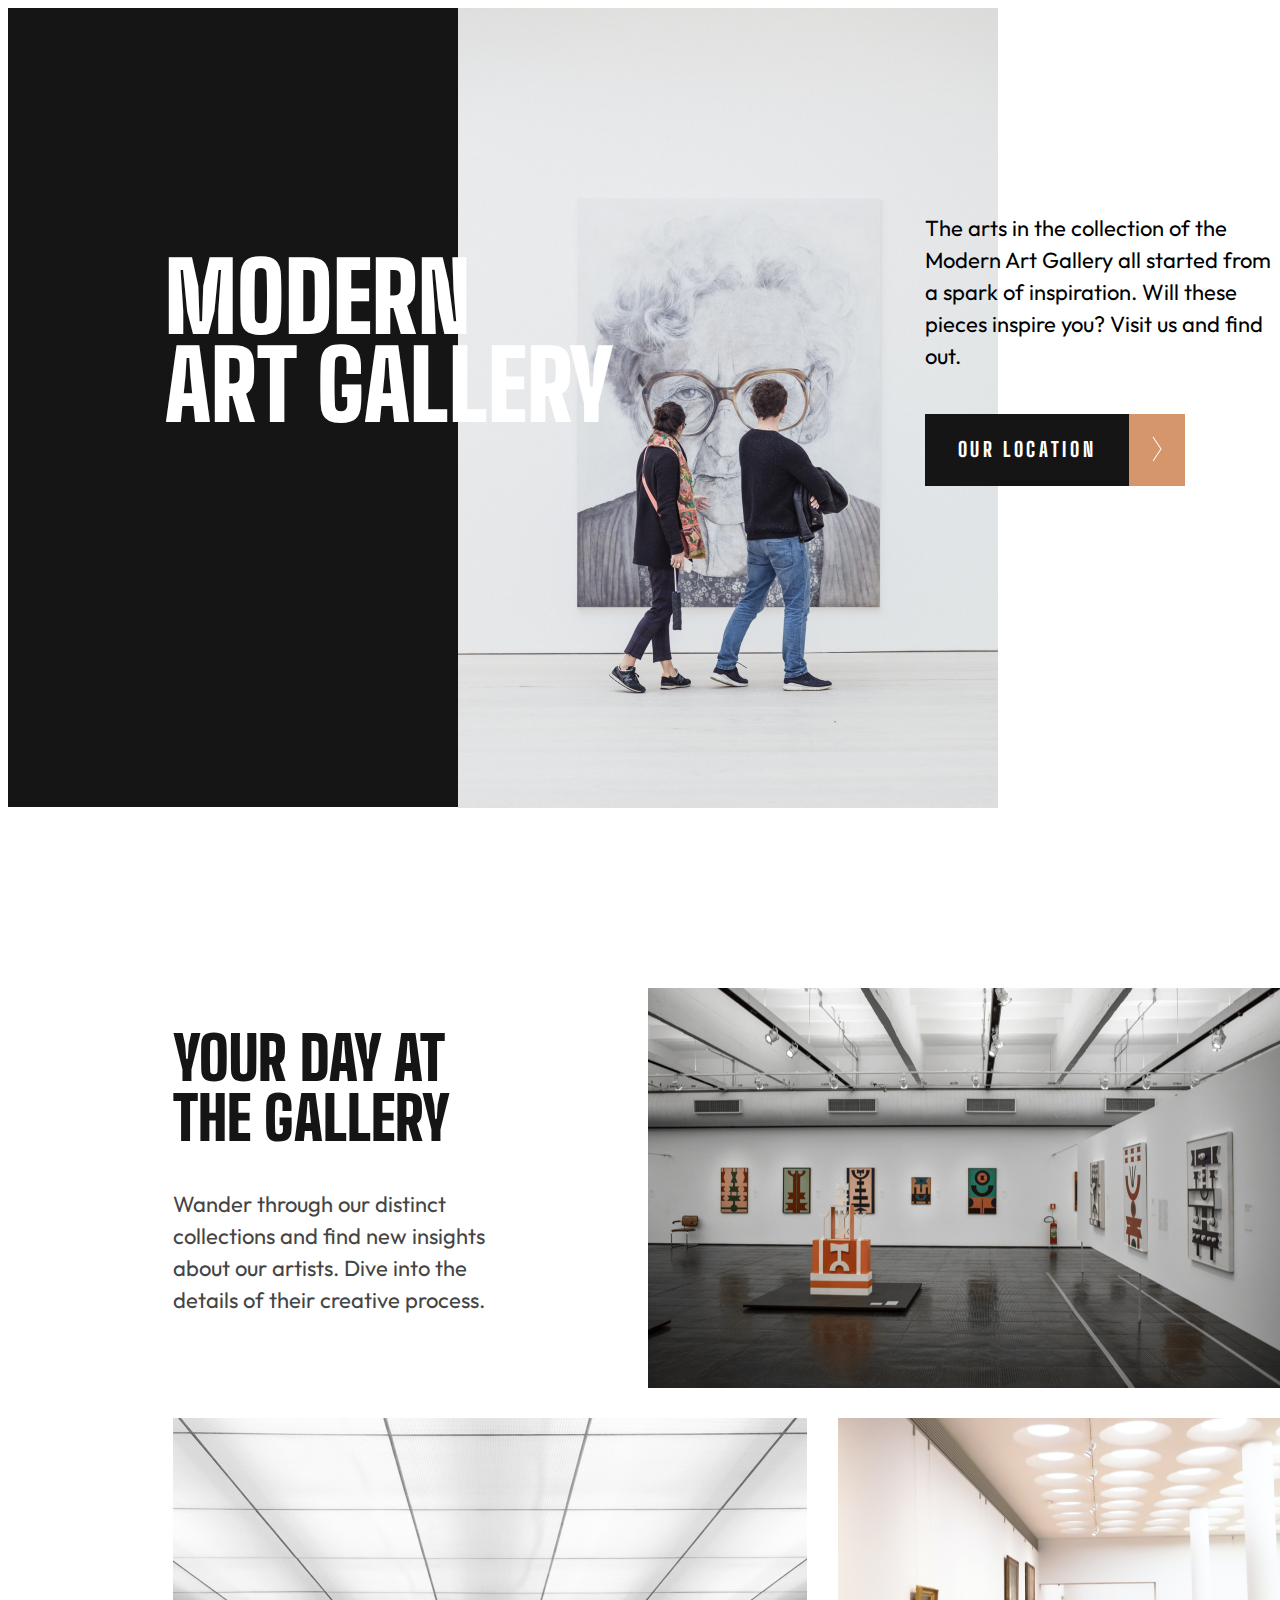
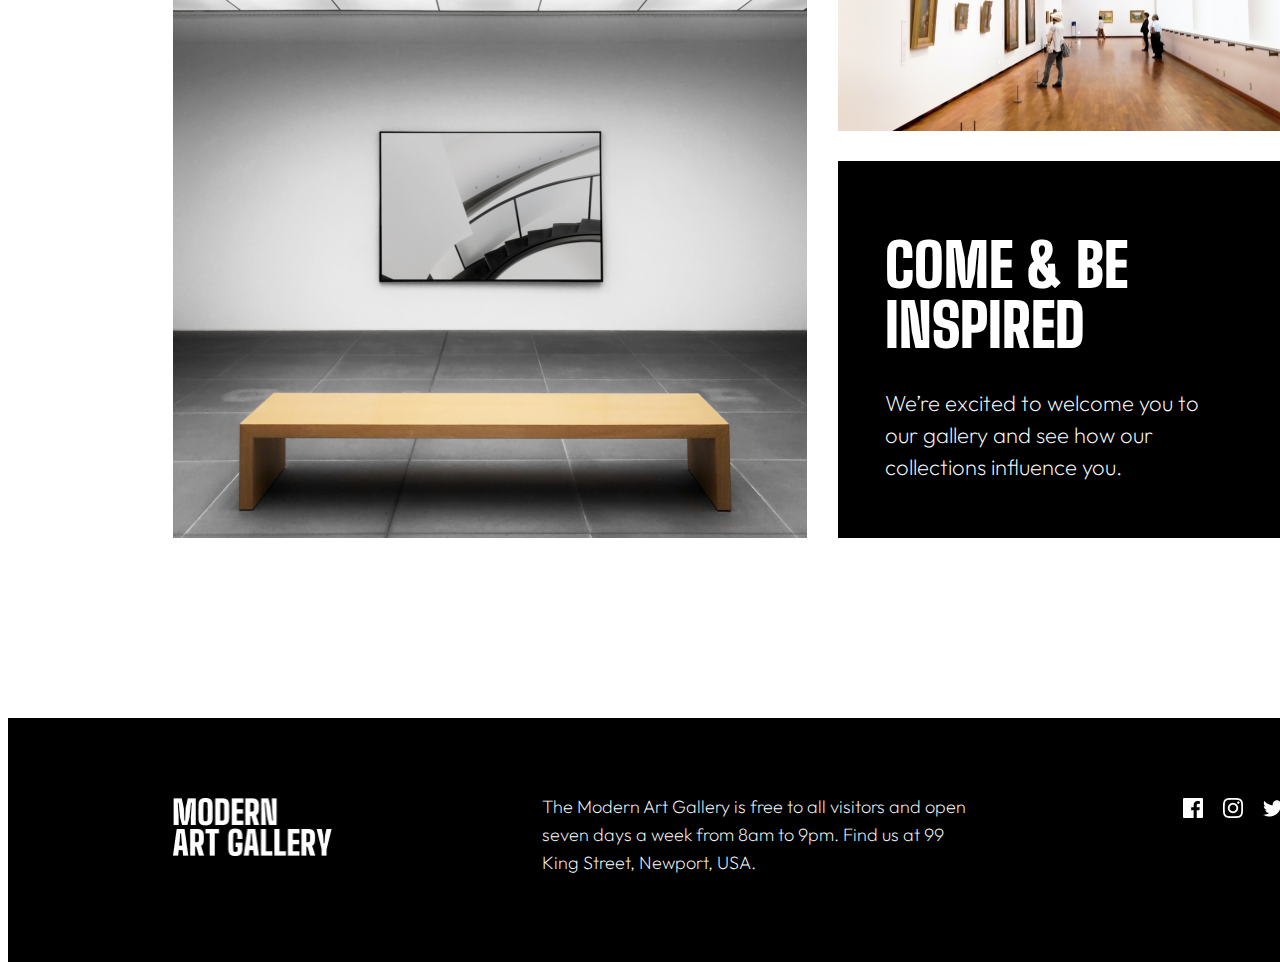
<file: index.html>
<!DOCTYPE html>
<html lang="en">
  <head>
    <meta charset="UTF-8" />
    <meta name="viewport" content="width=device-width, initial-scale=1.0" />
    <title>Document</title>
    <link rel="preconnect" href="https://fonts.googleapis.com" />
    <link rel="preconnect" href="https://fonts.gstatic.com" crossorigin />
    <link
      href="https://fonts.googleapis.com/css2?family=Big+Shoulders+Display:wght@100..900&family=Inter:ital,opsz,wght@0,14..32,100..900;1,14..32,100..900&family=Outfit:wght@100..900&family=Roboto+Slab:wght@100..900&display=swap"
      rel="stylesheet"
    />
    <link rel="preconnect" href="https://fonts.googleapis.com" />
    <link rel="preconnect" href="https://fonts.gstatic.com" crossorigin />
    <link
      href="https://fonts.googleapis.com/css2?family=Big+Shoulders+Display:wght@100..900&family=Inter:ital,opsz,wght@0,14..32,100..900;1,14..32,100..900&family=Roboto+Slab:wght@100..900&display=swap"
      rel="stylesheet"
    />
    <link rel="stylesheet" href="style.css" />
  </head>
  <body>
    <div class="container">
      <div class="pirveli">
        <div class="shavishavidashaviii"></div>
        <img class="bebo" src="./Images/Rectangle (2).png" alt="" />
        <h1 class="galeri_tbilisi">MODERN <br />ART GALLERY</h1>
        <p class="esaisa">
          The arts in the collection of the Modern Art Gallery all started from
          a spark of inspiration. Will these pieces inspire you? Visit us and
          find out.
        </p>
        <a href="/map.html">
          <div class="buttonebi">
            <button class="but">OUR LOCATION</button>
            <button class="oni">
              <img src="./Images/Path 2.png" alt="" />
            </button>
          </div>
        </a>
      </div>
      <div class="meore">
        <div class="zeda">
          <div class="teqstebi">
            <h1 class="tavsarti">Your Day <br class="null" />at the Gallery</h1>
            <p class="qvesarti">
              Wander through our distinct collections and find new insights
              about our artists. Dive into the details of their creative
              process.
            </p>
          </div>
          <img class="foto" src="/Images/Rectangle (1).png" alt="" />
        </div>
        <div class="qveda">
          <img src="./Images/Rectangle Copy 2.png" class="foto2" alt="" />
          <div class="marjvena">
            <img src="./Images/Rectangle Copy 4.png" alt="" class="foto3" />
            <div class="saunje">
              <h1 class="tavsarti2">COME & BE INSPIRED</h1>
              <p class="qvesarti2">
                We’re excited to welcome you to our gallery and see how our
                collections influence you.
              </p>
            </div>
          </div>
        </div>
      </div>
      <div class="footer">
        <div class="ufuteresi">
          <img class="gaLeria" src="./Images/MODERNARTGALLERY.png" alt="" />
          <p class="shexede_artia">
            The Modern Art Gallery is free to all visitors and open
            <br class="breaki" />seven days a week from 8am to 9pm. Find us at
            99 <br class="breaki" />King Street, Newport, USA.
          </p>
          <img class="socials" src="/Images/Group 9.png" alt="" />
        </div>
      </div>
    </div>
    <script src="./script.js"></script>
  </body>
</html>
</file>
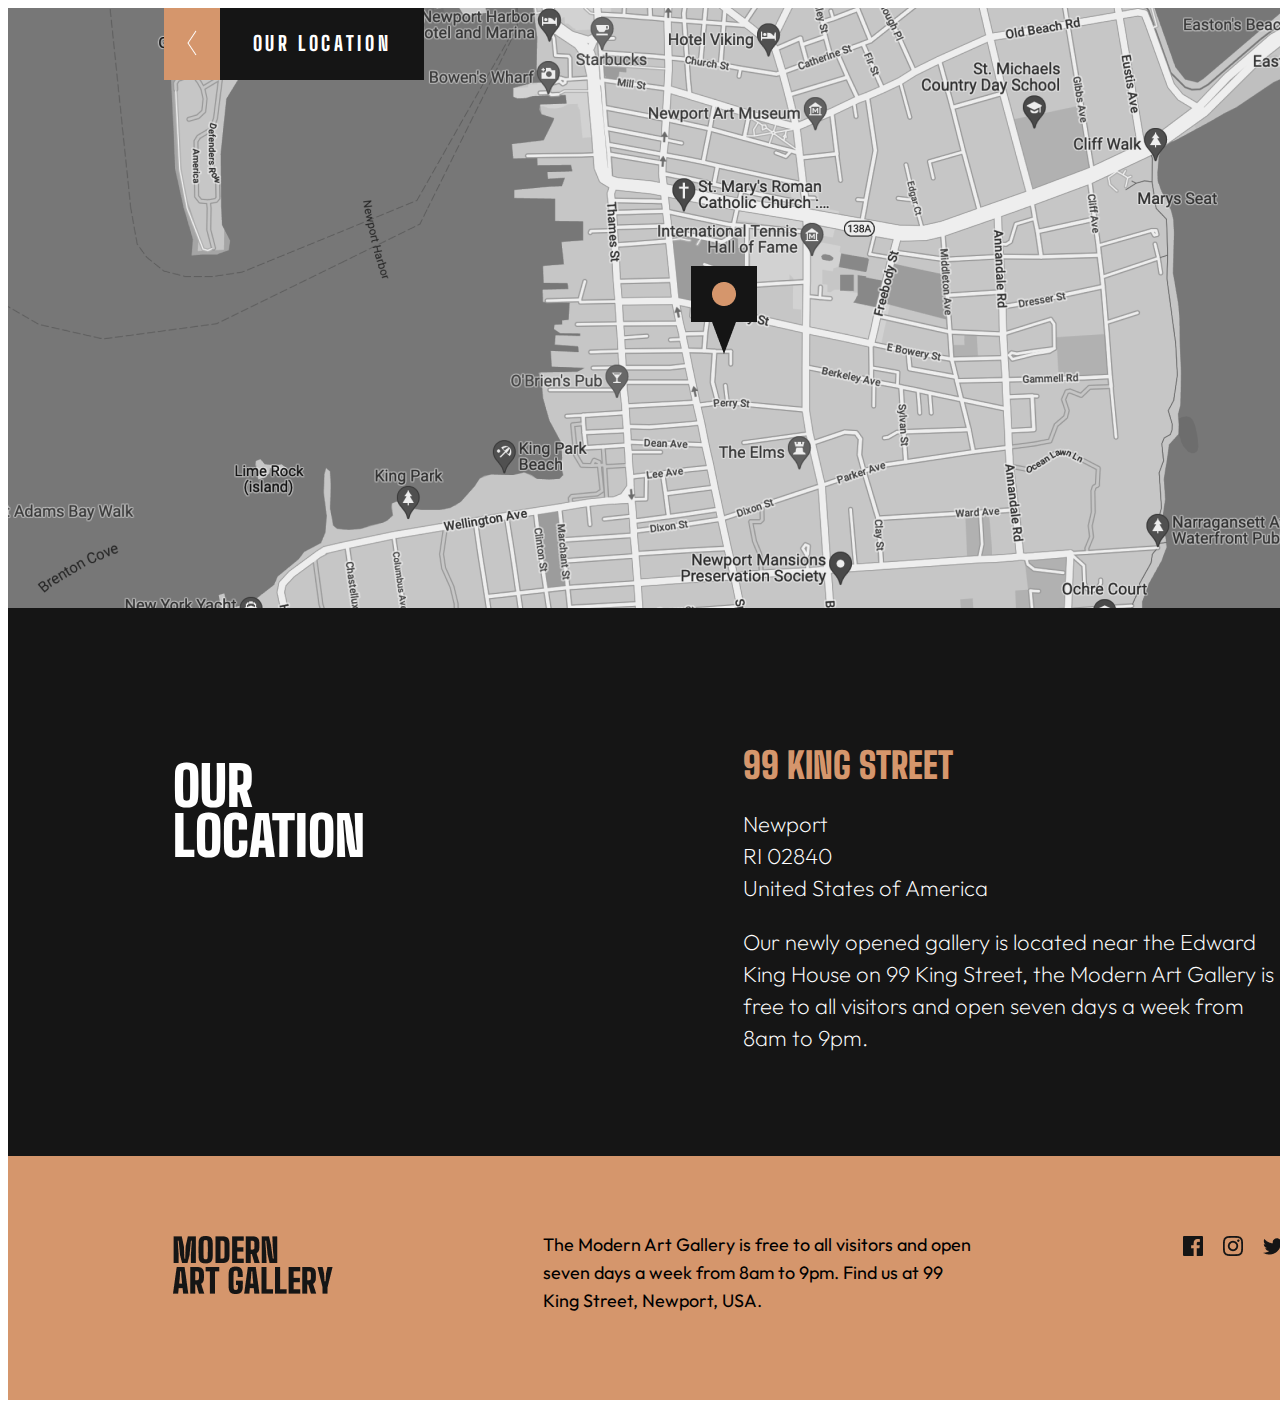
<file: map.html>
<!DOCTYPE html>
<html lang="en">
  <head>
    <meta charset="UTF-8" />
    <meta name="viewport" content="width=device-width, initial-scale=1.0" />
    <title>Document</title>
    <link rel="preconnect" href="https://fonts.googleapis.com" />
    <link rel="preconnect" href="https://fonts.gstatic.com" crossorigin />
    <link
      href="https://fonts.googleapis.com/css2?family=Big+Shoulders+Display:wght@100..900&family=Inter:ital,opsz,wght@0,14..32,100..900;1,14..32,100..900&family=Outfit:wght@100..900&family=Roboto+Slab:wght@100..900&display=swap"
      rel="stylesheet"
    />
    <link rel="preconnect" href="https://fonts.googleapis.com" />
    <link rel="preconnect" href="https://fonts.gstatic.com" crossorigin />
    <link
      href="https://fonts.googleapis.com/css2?family=Big+Shoulders+Display:wght@100..900&family=Inter:ital,opsz,wght@0,14..32,100..900;1,14..32,100..900&family=Roboto+Slab:wght@100..900&display=swap"
      rel="stylesheet"
    />
    <link rel="stylesheet" href="map.css" />
  </head>
  <body>
    <div class="container">
      <div class="pirveli">
        <img class="foto" src="./Images/Bitmap (2).png" alt="" />
        <img class="pini" src="./Images/Group 6.png" alt="" />
        <a href="/index.html">
          <div class="buttonebi">
            <button class="oni">
              <img src="./Images/Path 2 (1).png" alt="" />
            </button>
            <button class="but">OUR LOCATION</button>
          </div>
        </a>
      </div>
      <div class="meore">
        <div class="shua">
          <h1 class="medoki">OUR <br class="breaki" />LOCATION</h1>
          <div class="lokacia">
            <h1 class="street">99 KING STREET</h1>
            <p class="address">
              Newport <br />
              RI 02840 <br />
              United States of America
            </p>
            <p class="ragaca">
              Our newly opened gallery is located near the Edward King House on
              99 King Street, the Modern Art Gallery is free to all visitors and
              open seven days a week from 8am to 9pm.
            </p>
          </div>
        </div>
      </div>
      <div class="mesame">
        <div class="ufuteresi">
          <img class="gaLeria" src="./Images/MODERNARTGALLERY (1).png" alt="" />
          <p class="shexede_artia">
            The Modern Art Gallery is free to all visitors and open
            <br class="break" />seven days a week from 8am to 9pm. Find us at 99
            <br class="break" />King Street, Newport, USA.
          </p>
          <img class="socials" src="/Images/Group 5 (2).png" alt="" />
        </div>
      </div>
    </div>
    <script src="./script.js"></script>
  </body>
</html>
</file>
<file: style.css>
.container {
  width: 1439px;
  height: 2554px;
  display: flex;
  flex-direction: column;
  justify-content: space-between;
  align-items: center;
}
.pirveli {
  width: 100%;
  height: 800px;
  display: flex;
}
.meore {
  width: 1110px;
  height: 1150px;
  display: flex;
  align-items: center;
  justify-content: space-between;
  flex-direction: column;
}
.footer {
  width: 1440px;
  height: 244px;
  background-color: black;
  display: flex;
  justify-content: center;
  align-items: center;
}
.teqstebi {
  width: 350px;
  height: 280px;
}
.tavsarti {
  font-family: Big Shoulders Display;
  font-size: 60px;
  font-weight: 900;
  line-height: 60px;
  text-align: left;
  color: rgba(21, 21, 21, 1);
  text-transform: uppercase;
}
.qvesarti {
  font-family: Outfit;
  font-size: 22px;
  font-weight: 400;
  line-height: 32px;
  text-align: left;
  color: rgba(68, 68, 68, 1);
}
.foto {
  width: 635px;
  height: 400px;
}
.zeda {
  display: flex;
  width: 100%;
  justify-content: space-between;
}
.foto2 {
  width: 635px;
  height: 720px;
}
.foto3 {
  width: 445px;
  height: 313px;
}
.qveda {
  display: flex;
  width: 100%;
  justify-content: space-between;
}
.saunje {
  width: 445px;
  height: 377px;
  background-color: black;
  color: white;
  display: flex;
  align-items: center;
  justify-content: center;
  flex-direction: column;
}
.tavsarti2 {
  font-family: Big Shoulders Display;
  font-size: 60px;
  font-weight: 900;
  line-height: 60px;
  text-align: left;
  width: 350px;
  height: 90px;
}
.qvesarti2 {
  font-family: Outfit;
  font-size: 22px;
  font-weight: 200;
  line-height: 32px;
  text-align: left;
  width: 350px;
  height: 96px;
}
.marjvena {
  display: flex;
  flex-direction: column;
  justify-content: space-between;
}
.ufuteresi {
  width: 1110px;
  height: 84px;
  display: flex;
  justify-content: space-between;
  align-items: flex-start;
}
.shexede_artia {
  font-family: Outfit;
  font-size: 18px;
  font-weight: 200;
  line-height: 28px;
  text-align: left;
  color: white;
  width: 430px;
  margin-top: -5px;
}
.socials {
  width: 100px;
  height: 20px;
}
.gaLeria {
  width: 159.57px;
  height: 58px;
}
.shavishavidashaviii {
  background-color: rgba(21, 21, 21, 1);
  width: 450px;
  height: 799px;
}
.bebo {
  width: 540px;
  height: 800px;
}
.galeri_tbilisi {
  position: absolute;
  width: 514px;
  height: 176px;
  top: 189px;
  left: 165px;
  font-family: Big Shoulders Display;
  font-size: 96px;
  font-weight: 900;
  line-height: 88px;
  text-align: left;
  color: white;
}
.esaisa {
  width: 350px;
  height: 160px;
  top: 190px;
  left: 925px;
  font-family: Outfit;
  font-size: 22px;
  font-weight: 400;
  line-height: 32px;
  text-align: left;
  position: absolute;
}
.but {
  width: 204px;
  height: 72px;
  background-color: rgba(21, 21, 21, 1);
  font-family: Big Shoulders Display;
  font-size: 20px;
  font-weight: 800;
  line-height: 23.94px;
  letter-spacing: 3.6363637447357178px;
  text-align: left;
  display: flex;
  justify-content: center;
  align-items: center;
  color: white;
  border: none;
  cursor: pointer;
}
.buttonebi {
  display: flex;
  position: absolute;
  top: 414px;
  left: 925px;
}
.oni {
  width: 56px;
  height: 72px;
  background-color: rgba(213, 150, 108, 1);
  border: none;
  cursor: pointer;
}
.but.hover {
  background-color: rgba(213, 150, 108, 1);
  transition-duration: 400ms;
}
.oni.hover {
  background-color: black;
  transition-duration: 400ms;
}
.null {
  display: none;
}
@media (max-width: 768px) {
  .container {
    width: 768px;
    height: 2287px;
  }
  .null {
    display: none;
  }
  .shavishavidashaviii {
    display: none;
  }
  .galeri_tbilisi {
    font-size: 70px;
    font-weight: 900;
    line-height: 65px;
    text-underline-position: from-font;
    text-decoration-skip-ink: none;
    color: black;
    top: 133px;
    left: 398px;
    width: 339px;
    height: 130px;
  }
  .bebo {
    width: 437px;
    height: 700px;
  }
  .pirveli {
    width: 766px;
    height: 700px;
  }
  .foto {
    width: 398px;
    height: 400px;
  }
  .teqstebi {
    width: 235px;
  }
  .zeda {
    width: 689px;
  }
  .qvesarti {
    width: 223px;
    height: 140px;
  }
  .foto2 {
    width: 398px;
    height: 720px;
  }
  .qveda {
    width: 689px;
    height: 720px;
  }
  .foto3 {
    width: 280px;
    height: 313px;
  }
  .saunje {
    width: 280px;
    height: 396px;
  }
  .tavsarti2 {
    font-size: 50px;
    font-weight: 900;
    line-height: 45px;
    text-align: left;
    text-underline-position: from-font;
    text-decoration-skip-ink: none;
    width: 223px;
    height: 90px;
    width: 223px;
    height: 90px;
  }
  .qvesarti2 {
    font-size: 18px;
    font-weight: 400;
    line-height: 28px;
    text-align: left;
    text-underline-position: from-font;
    text-decoration-skip-ink: none;
    width: 223px;
    height: 112px;
  }
  .footer {
    width: 98%;
    height: 216px;
  }
  .gaLeria {
    width: 110.05px;
    height: 40px;
  }
  .shexede_artia {
    width: 281px;
    height: 104px;
    font-family: Outfit;
    font-size: 16px;
    font-weight: 400;
    line-height: 26px;
    text-align: left;
    text-underline-position: from-font;
    text-decoration-skip-ink: none;
  }
  .breaki {
    display: none;
  }
  .ufuteresi {
    width: 689px;
    height: 104px;
  }
  .tavsarti {
    font-size: 50px;
    font-weight: 900;
    line-height: 45px;
    text-align: left;
    text-underline-position: from-font;
    text-decoration-skip-ink: none;
    width: 223px;
    height: 135px;
  }
  .qvesarti {
    font-family: Outfit;
    font-size: 18px;
    font-weight: 400;
    line-height: 28px;
    text-align: left;
    text-underline-position: from-font;
    text-decoration-skip-ink: none;
    width: 223px;
    height: 140px;
  }
  .esaisa {
    font-size: 18px;
    font-weight: 400;
    line-height: 28px;
    text-align: left;
    text-underline-position: from-font;
    width: 339px;
    height: 112px;
    top: 320px;
    left: 398px;
  }
  .buttonebi {
    left: 398px;
    top: 500px;
  }
  .meore {
    width: 689px;
    height: 1131px;
  }
}
@media (max-width: 375px) {
  .container {
    width: 375px;
    height: 2811px;
  }
  .pirveli {
    width: 375px;
    height: 630px;
  }
  .bebo {
    width: 375px;
    height: 240px;
  }
  .galeri_tbilisi {
    width: 343px;
    height: 110px;
    top: 242px;
    left: 16px;
    font-size: 60px;
    font-weight: 900;
    line-height: 55px;
  }
  .esaisa {
    width: 343px;
    height: 112px;
    top: 400px;
    left: 16px;
    font-size: 18px;
    font-weight: 400;
    line-height: 28px;
    text-align: left;
  }
  .buttonebi {
    width: 260px;
    height: 72px;
    top: 560px;
    left: 16px;
  }
  .meore {
    width: 343px;
    height: 1605px;
  }
  .zeda {
    flex-direction: column-reverse;
    width: 100%;
  }
  .foto {
    width: 343px;
    height: 320px;
  }
  .teqstebi {
    width: 343px;
    height: 223px;
  }
  .tavsarti {
    width: 343px;
    height: 90px;
    font-size: 50px;
    font-weight: 900;
    line-height: 45px;
  }
  .qvesarti {
    width: 343px;
    height: 112px;
    font-size: 18px;
    font-weight: 400;
    line-height: 28px;
  }
  .qveda {
    width: 100%;
    height: 965px;
    flex-direction: column;
  }
  .foto2 {
    width: 343px;
    height: 480px;
  }
  .foto3 {
    width: 343px;
    height: 200px;
  }
  .saunje {
    width: 343px;
    height: 293px;
  }
  .tavsarti2 {
    font-size: 50px;
    font-weight: 900;
    line-height: 45px;
    text-align: left;
    width: 295px;
    height: 90px;
  }
  .qvesarti2 {
    font-size: 18px;
    font-weight: 400;
    line-height: 28px;
    text-align: left;
    width: 295px;
    height: 84px;
  }
  .footer {
    width: 375px;
    height: 336px;
  }
  .ufuteresi {
    width: 311px;
    height: 240px;
    flex-direction: column;
  }
  .shexede_artia {
    width: 311px;
    height: 104px;
    font-family: Outfit;
    font-size: 16px;
    font-weight: 400;
    line-height: 26px;
    text-align: left;
    text-underline-position: from-font;
    text-decoration-skip-ink: none;
  }
  .marjvena {
    height: 550px;
  }
  .qveda {
    gap: 16px;
  }
  .null {
    display: block;
  }
}
</file>
<file: map.css>
.container {
  height: 1400px;
  width: 1440px;
}
.pirveli {
  width: 1440.9px;
  height: 600px;
  position: relative;
}
.meore {
  height: 548px;
  background-color: rgba(21, 21, 21, 1);
  display: flex;
  justify-content: center;
  align-items: center;
}
.mesame {
  height: 244px;
  background-color: rgba(213, 150, 108, 1);
  display: flex;
  align-items: center;
  justify-content: center;
}
.pini {
  position: absolute;
  right: 48%;
  top: 43%;
}
.shua {
  width: 1110px;
  height: 316px;
  display: flex;
  justify-content: space-between;
}
.medoki {
  font-family: Big Shoulders Display;
  font-size: 55px;
  font-weight: 900;
  line-height: 50px;
  text-align: left;
  color: white;
}
.lokacia {
  color: white;
  width: 540px;
}
.street {
  font-family: Big Shoulders Display;
  font-size: 36px;
  font-weight: 900;
  line-height: 36px;
  text-align: left;
  color: rgba(213, 150, 108, 1);
}
.address {
  font-family: Outfit;
  font-size: 22px;
  font-weight: 200;
  line-height: 32px;
  text-align: left;
}
.ragaca {
  font-family: Outfit;
  font-size: 22px;
  font-weight: 200;
  line-height: 32px;
  text-align: left;
}
.ufuteresi {
  width: 1110px;
  height: 84px;
  display: flex;
  justify-content: space-between;
  align-items: flex-start;
}
.shexede_artia {
  font-family: Outfit;
  font-size: 18px;
  font-weight: 400;
  line-height: 28px;
  text-align: left;
  color: black;
  width: 430px;
  margin-top: -5px;
}
.but {
  width: 204px;
  height: 72px;
  background-color: rgba(21, 21, 21, 1);
  font-family: Big Shoulders Display;
  font-size: 20px;
  font-weight: 800;
  line-height: 23.94px;
  letter-spacing: 3.6363637447357178px;
  text-align: left;
  display: flex;
  justify-content: center;
  align-items: center;
  color: white;
  border: none;
  cursor: pointer;
}
.buttonebi {
  display: flex;
  position: absolute;
  top: 0px;
  left: 156px;
}
.oni {
  width: 56px;
  height: 72px;
  background-color: rgba(213, 150, 108, 1);
  border: none;
  cursor: pointer;
}
.but.hover {
  background-color: rgba(213, 150, 108, 1);
  transition-duration: 400ms;
}
.oni.hover {
  background-color: black;
  transition-duration: 400ms;
}
</file>
